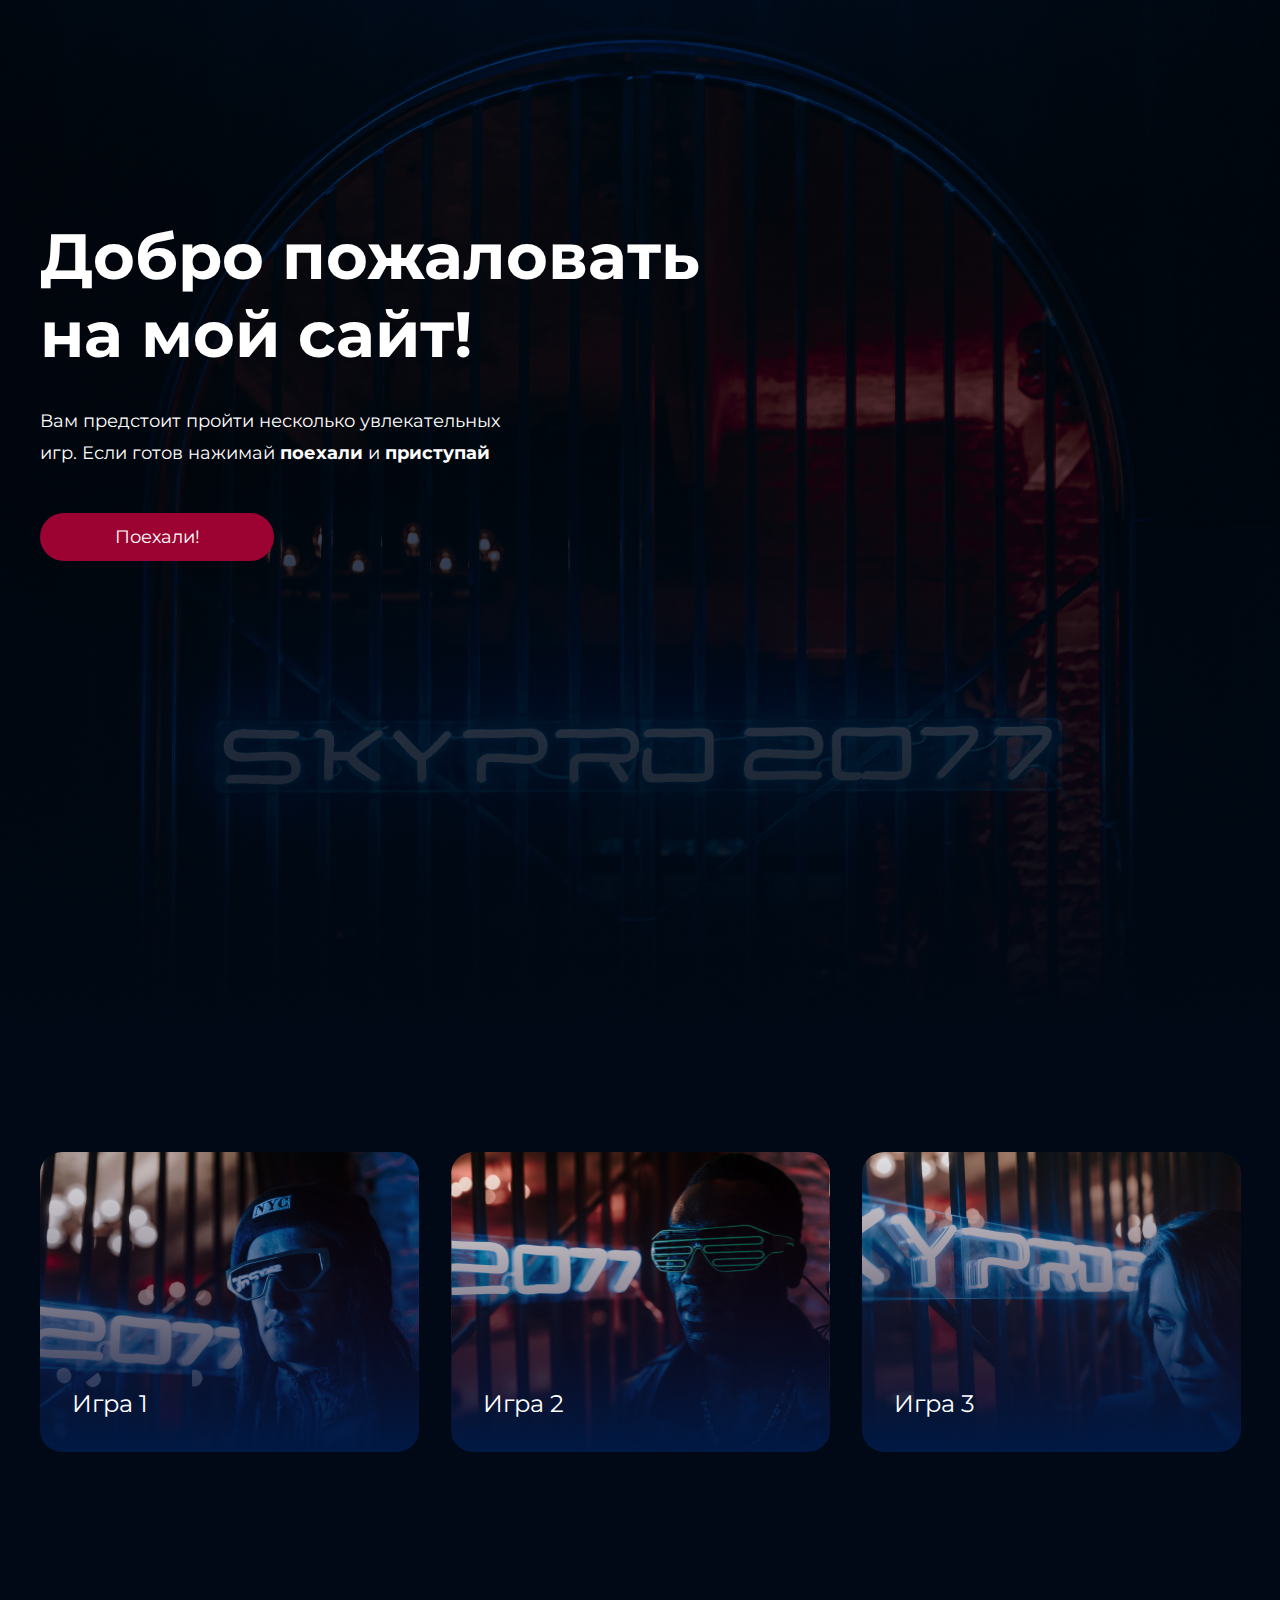
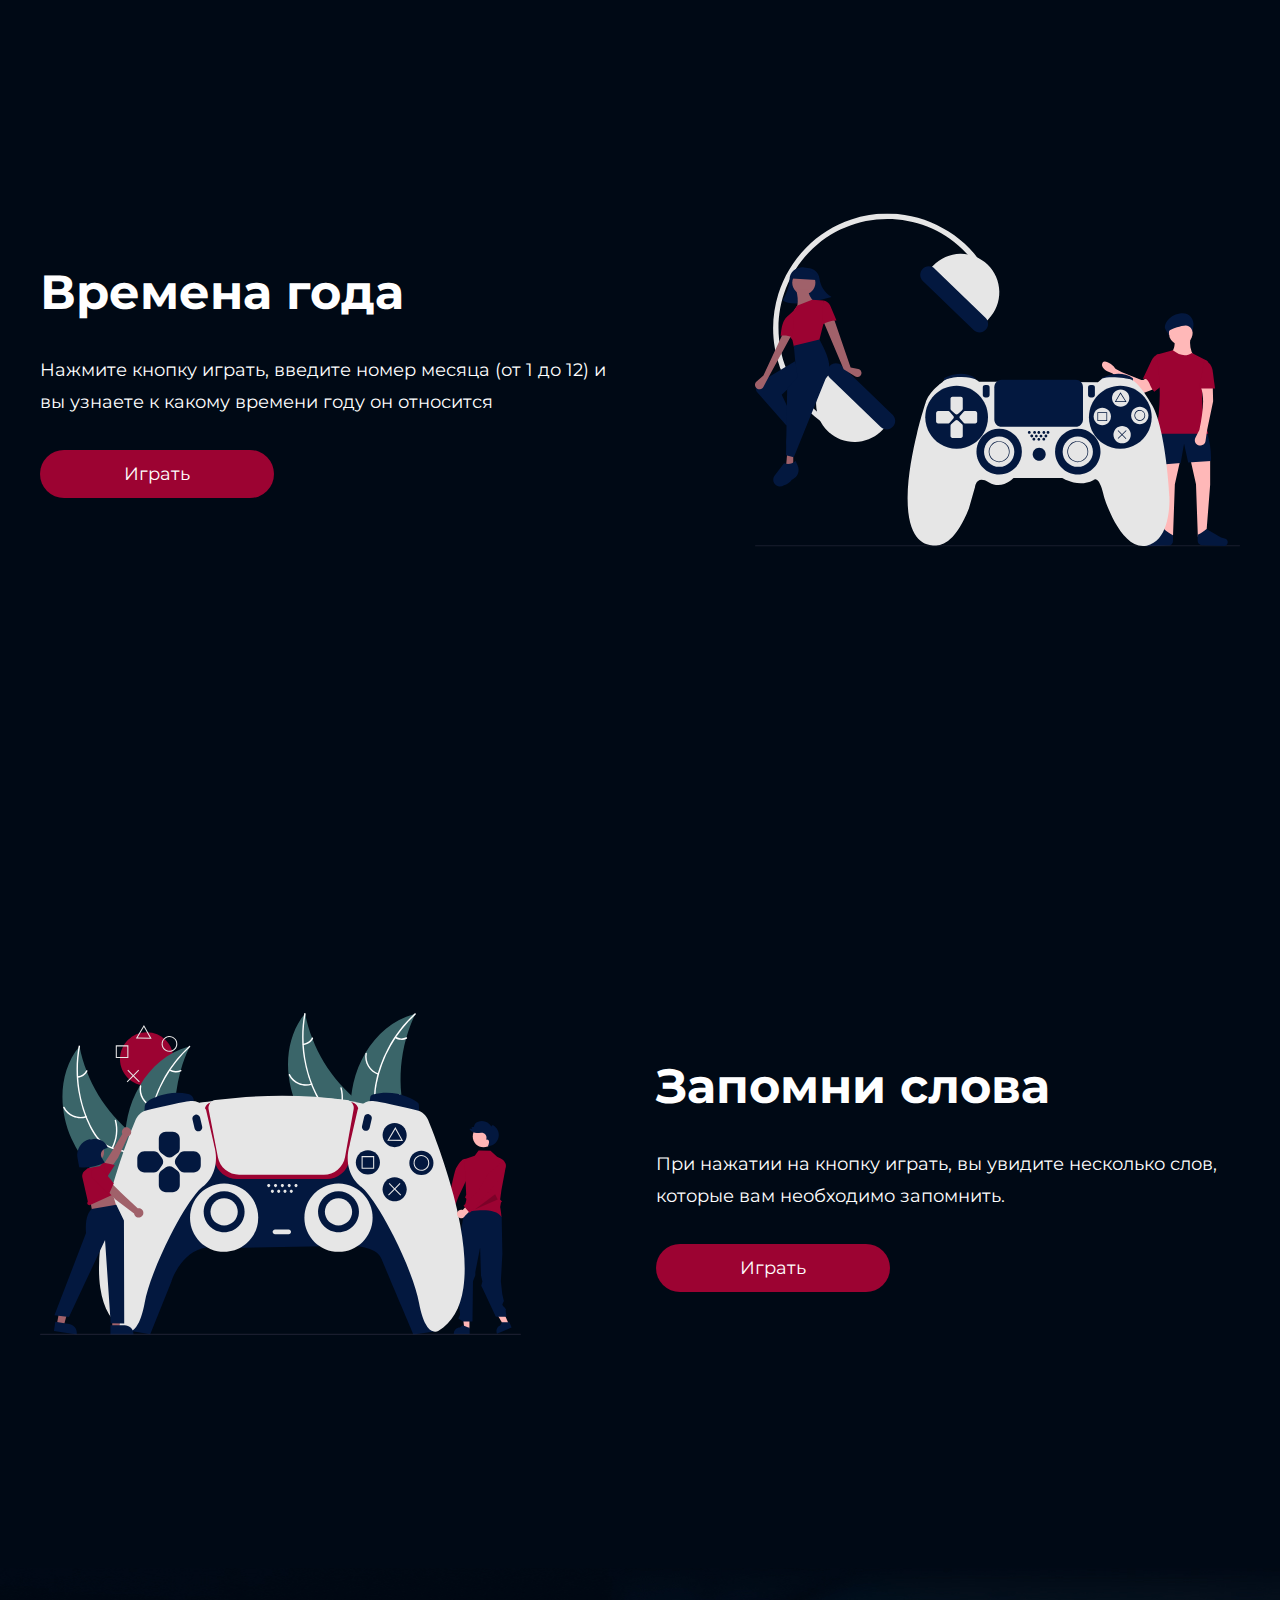
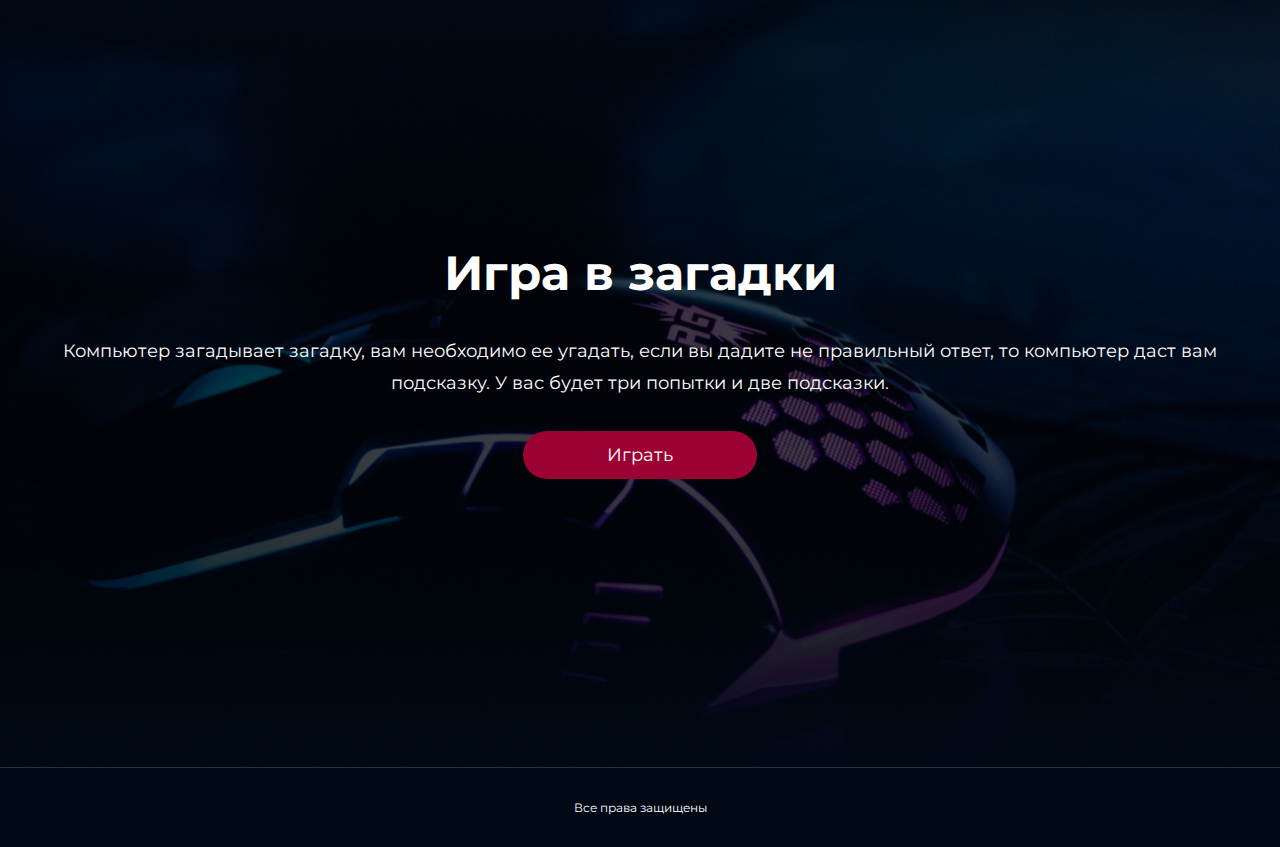
<file: index.html>
<!DOCTYPE html>
<html lang="ru">
<head>
    <meta charset="UTF-8">
    <meta http-equiv="X-UA-Compatible" content="IE=edge">
    <meta name="viewport" content="width=device-width, initial-scale=1.0">
    <title>Home page</title>
    <link rel="preconnect" href="https://fonts.googleapis.com">
    <link rel="preconnect" href="https://fonts.gstatic.com" crossorigin>
    <link href="https://fonts.googleapis.com/css2?family=Montserrat:wght@400;500;600&display=swap" rel="stylesheet">
    <link rel="stylesheet" href="./style/style.css">
</head>
<body> 
    <div class="top">
        <div class="top__content center">
            <h1 class="top__title">Добро пожаловать <br> на мой сайт!</h1>
            <p class="top__text">Вам предстоит пройти несколько увлекательных игр. Если готов нажимай
                <b>поехали</b> и <b>приступай</b>
            </p>
            <button type="button" class="top__button button">Поехали!</button>
        </div>
    </div>
    <div class="box center">
        <a href="#" class="box__game box__game1">Игра 1</a>
        <a href="#" class="box__game box__game2">Игра 2</a>
        <a href="#" class="box__game box__game3">Игра 3</a>
    </div>
    <div class="games center">
        <div class="games__block seasons">
            <div class="seasons__content">
                <h3 class="seasons__title">Времена года</h3>
                <p class="seasons__text">Нажмите кнопку играть, введите номер месяца (от 1 до 12) и вы узнаете к какому времени году он относится</p>
                <button onclick="FirstGame()" class="seasons__button button">Играть</button>
            </div>
            <img class="games__img" src="./img/hp/gameBox1.svg" alt="img_seasons">
        </div>
        <div class="games__block remember">
            <img class="games__img" src="./img/hp/gameBox2.svg" alt="img-remeber">
            <div class="remember__content">
                <h3 class="remember__title">Запомни слова</h3>
                <p class="remember__text">При нажатии на кнопку играть, вы увидите несколько слов, которые вам необходимо
                запомнить.</p>
                <button class="remember__button button">Играть</button>
            </div>
        </div>
    </div>
    <div class="riddle center">
        <div class="riddle__content ">
            <h3 class="riddle__title">Игра в загадки</h3>
            <p class="riddle__text">Компьютер загадывает загадку, вам необходимо ее угадать, если вы дадите не
                правильный ответ, то компьютер даст вам подсказку. У вас будет три попытки и две подсказки.</p>
            <button class="riddle__button button">Играть</button>
        </div>

    </div>
    <footer class="footer center">
        <p class="footer__text">Все права защищены</p>  
    </footer>
    <script src="./index.js">
    </script>
</body>
</html>
</file>
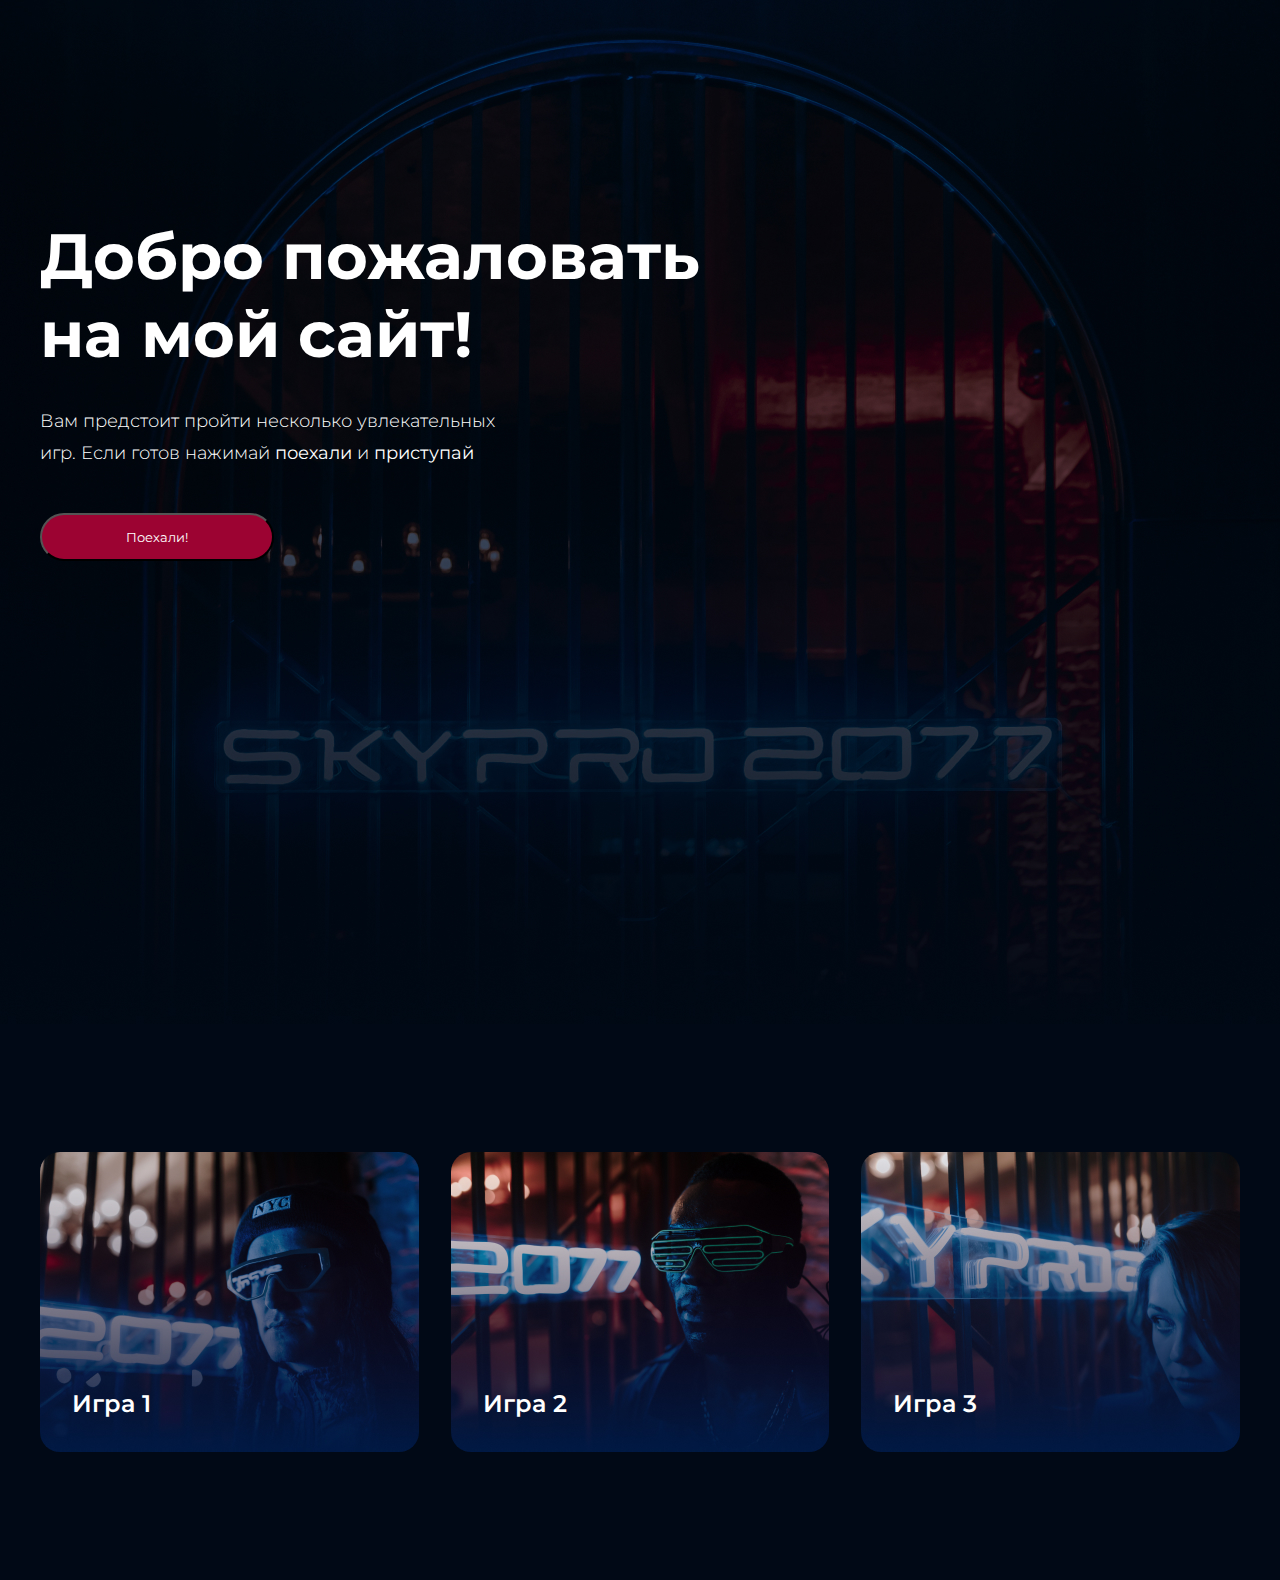
<file: hw-2.1/index.html>
<!DOCTYPE html>
<html lang="ru">
<head>
    <meta charset="UTF-8">
    <meta http-equiv="X-UA-Compatible" content="IE=edge">
    <meta name="viewport" content="width=device-width, initial-scale=1.0">
    <title>Home page</title>
    <link rel="preconnect" href="https://fonts.googleapis.com">
    <link rel="preconnect" href="https://fonts.gstatic.com" crossorigin>
    <link href="https://fonts.googleapis.com/css2?family=Montserrat:wght@400;500;600&display=swap" rel="stylesheet">
    <link rel="stylesheet" href="style.css">
</head>
<body> 
    <div class="top center">
            <h1 class="top__title">Добро пожаловать <br> на мой сайт!</h1>
            <p class="top__text">Вам предстоит пройти несколько увлекательных игр. Если готов нажимай <b>поехали</b> и <b>приступай</b></p>
            <button type="button" style="color: white;" class="top__btn">Поехали!</button>
    </div>
    <div class="box center">
        <a href="#" class="box__game box__game1">Игра 1</a>
        <a href="#" class="box__game box__game2">Игра 2</a>
        <a href="#" class="box__game box__game3">Игра 3</a>
    </div>
</body>
</html>
</file>
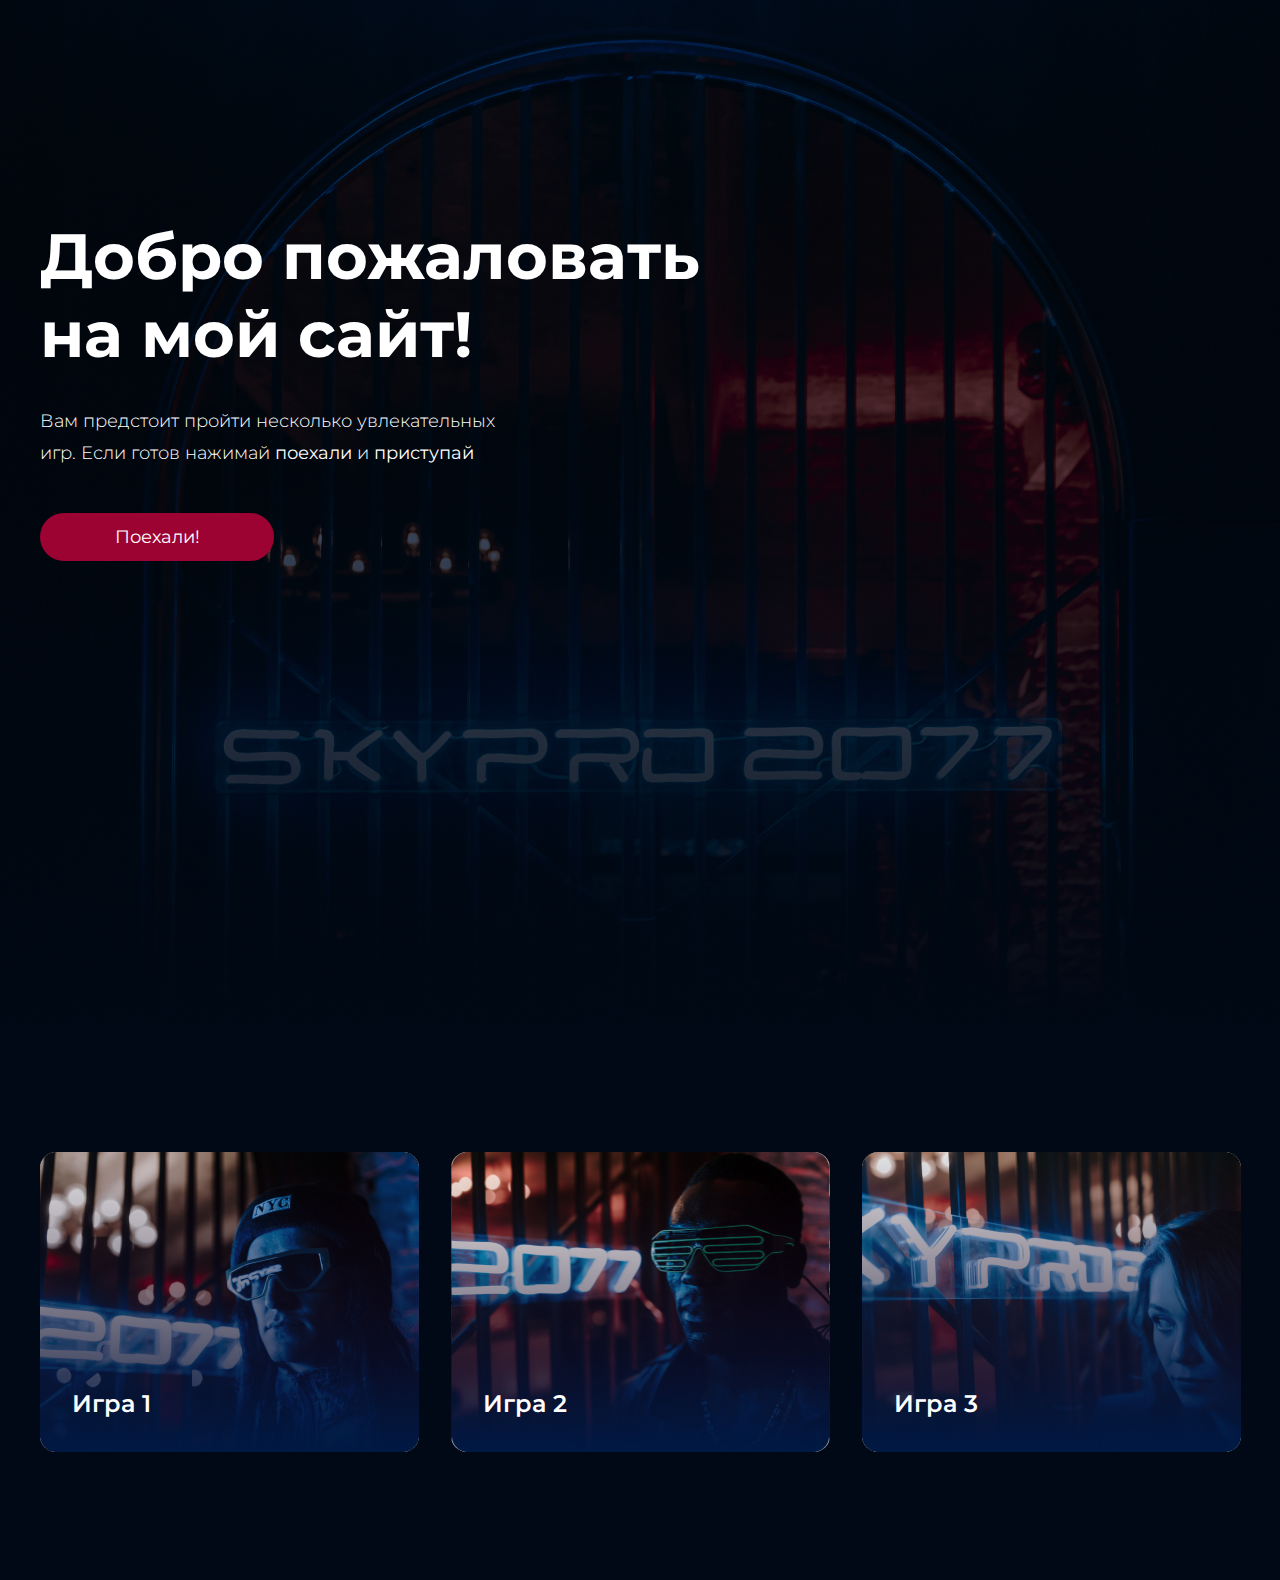
<file: hw-2.3/index.html>
<!DOCTYPE html>
<html lang="ru">
<head>
    <meta charset="UTF-8">
    <meta http-equiv="X-UA-Compatible" content="IE=edge">
    <meta name="viewport" content="width=device-width, initial-scale=1.0">
    <title>Home page</title>
    <link rel="preconnect" href="https://fonts.googleapis.com">
    <link rel="preconnect" href="https://fonts.gstatic.com" crossorigin>
    <link href="https://fonts.googleapis.com/css2?family=Montserrat:wght@400;500;600&display=swap" rel="stylesheet">
    <link rel="stylesheet" href="./style/style.css">
</head>
<body> 
    <div class="top">
        <div class="top__content center">
            <h1 class="top__title">Добро пожаловать <br> на мой сайт!</h1>
            <p class="top__text">Вам предстоит пройти несколько увлекательных игр. Если готов нажимай
                <b>поехали</b> и <b>приступай</b>
            </p>
            <button type="button" style="color: white;" class="top__button button">Поехали!</button>
        </div>
    </div>
    <div class="box center">
        <a href="#" class="box__game box__game1">Игра 1</a>
        <a href="#" class="box__game box__game2">Игра 2</a>
        <a href="#" class="box__game box__game3">Игра 3</a>
    </div>
</body>
</html>
</file>
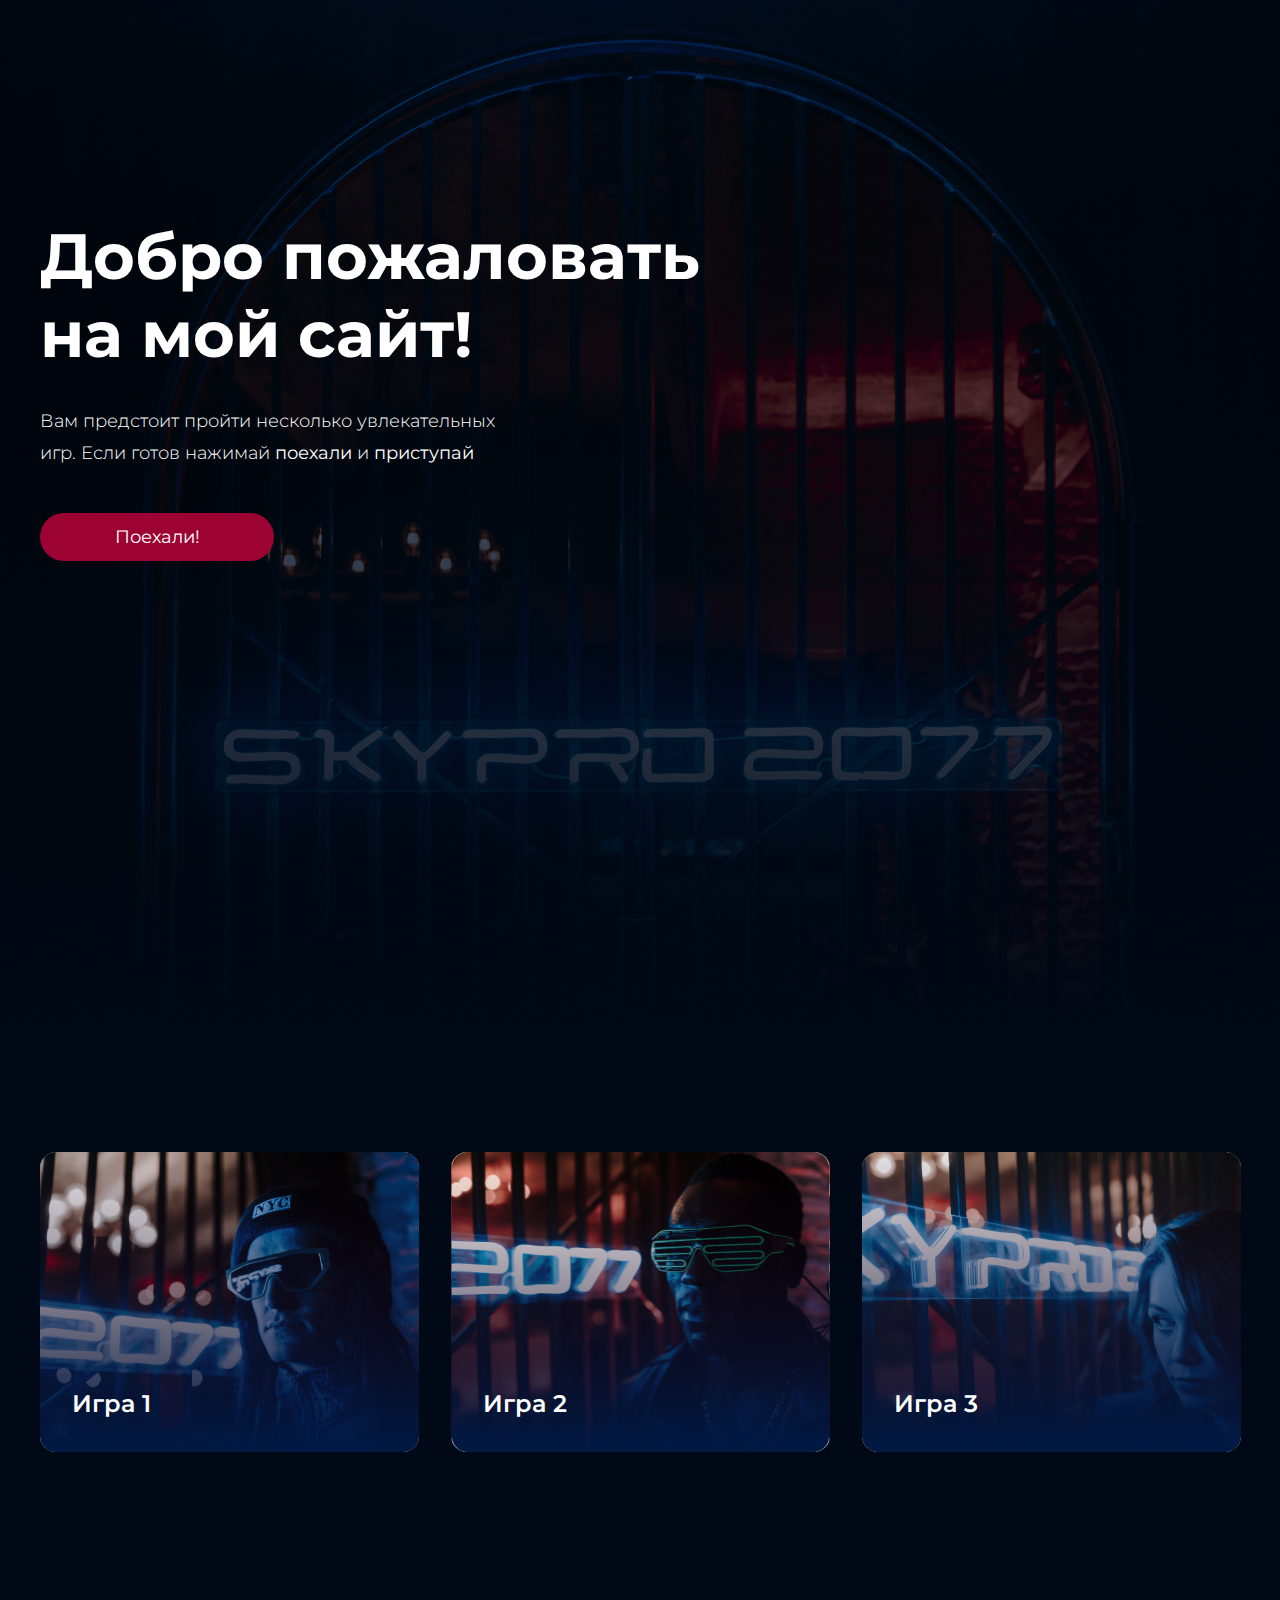
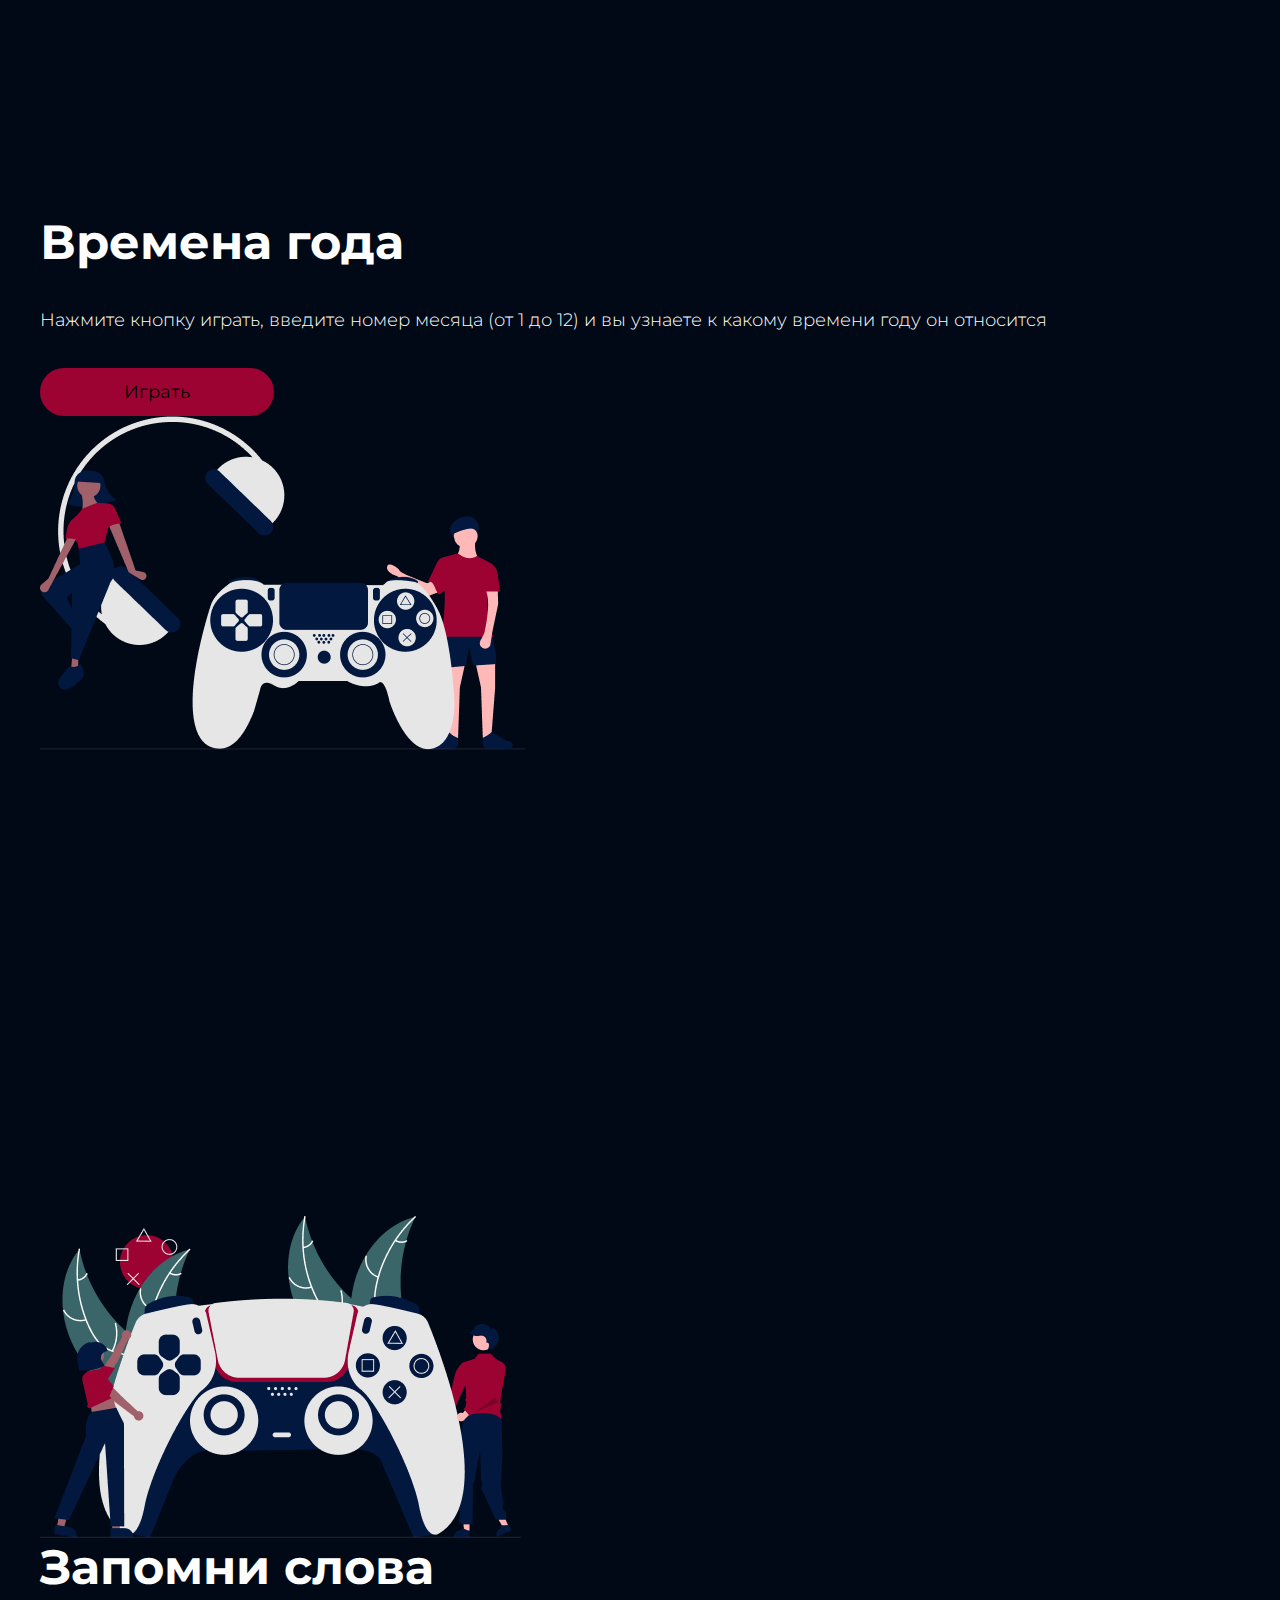
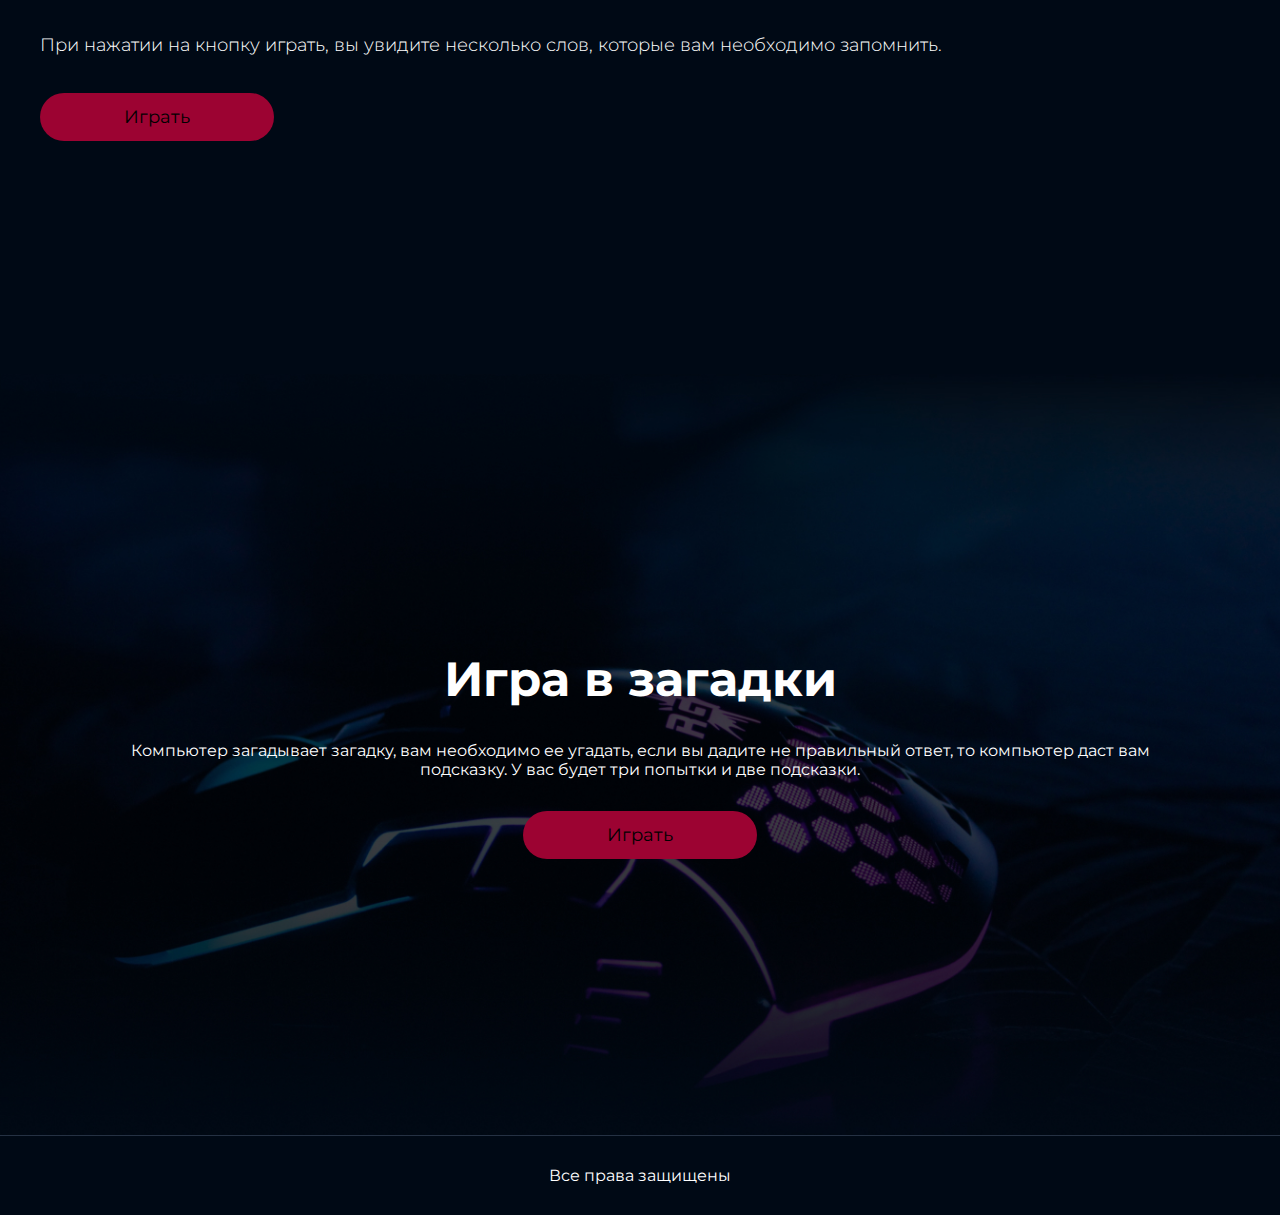
<file: hw-2.4/index.html>
<!DOCTYPE html>
<html lang="ru">
<head>
    <meta charset="UTF-8">
    <meta http-equiv="X-UA-Compatible" content="IE=edge">
    <meta name="viewport" content="width=device-width, initial-scale=1.0">
    <title>Home page</title>
    <link rel="preconnect" href="https://fonts.googleapis.com">
    <link rel="preconnect" href="https://fonts.gstatic.com" crossorigin>
    <link href="https://fonts.googleapis.com/css2?family=Montserrat:wght@400;500;600&display=swap" rel="stylesheet">
    <link rel="stylesheet" href="./style/style.css">
</head>
<body> 
    <div class="top">
        <div class="top__content center">
            <h1 class="top__title">Добро пожаловать <br> на мой сайт!</h1>
            <p class="top__text">Вам предстоит пройти несколько увлекательных игр. Если готов нажимай
                <b>поехали</b> и <b>приступай</b>
            </p>
            <button type="button" style="color: white;" class="top__button button">Поехали!</button>
        </div>
    </div>
    <div class="box center">
        <a href="#" class="box__game box__game1">Игра 1</a>
        <a href="#" class="box__game box__game2">Игра 2</a>
        <a href="#" class="box__game box__game3">Игра 3</a>
    </div>
    <div class="games center">
        <div class="games__block seasons">
            <div class="games__content">
                <h3 class="games__title">Времена года</h3>
                <p class="games__text">Нажмите кнопку играть, введите номер месяца (от 1 до 12) и вы узнаете к какому времени году он относится</p>
                <button class="games__button button">Играть</button>
            </div>
            <img src="./img/hp/gameBox1.png" alt="img_seasons">
        </div>
        <div class="games__block remember">
            <img src="./img/hp/gameBox2.png" alt="img-remeber">
            <div class="games__content">
                <h3 class="games__title">Запомни слова</h3>
                <p class="games__text">При нажатии на кнопку играть, вы увидите несколько слов, которые вам необходимо
                запомнить.</p>
                <button class="games__button button">Играть</button>
            </div>
        </div>
    </div>
        <div class="games__block games__riddle">
            <div class="games__content games__riddle_center">
                <h3 class="games__title">Игра в загадки</h3>
                <p class="games__text_center">Компьютер загадывает загадку, вам необходимо ее угадать, если вы дадите не
                    правильный ответ, то компьютер даст вам <br> подсказку. У вас будет три попытки и две подсказки.</p>
                <button class="games__button button">Играть</button>
            </div>
        </div>
    
    <footer class="footer">
        Все права защищены
    </footer>
</body>
</html>
</file>
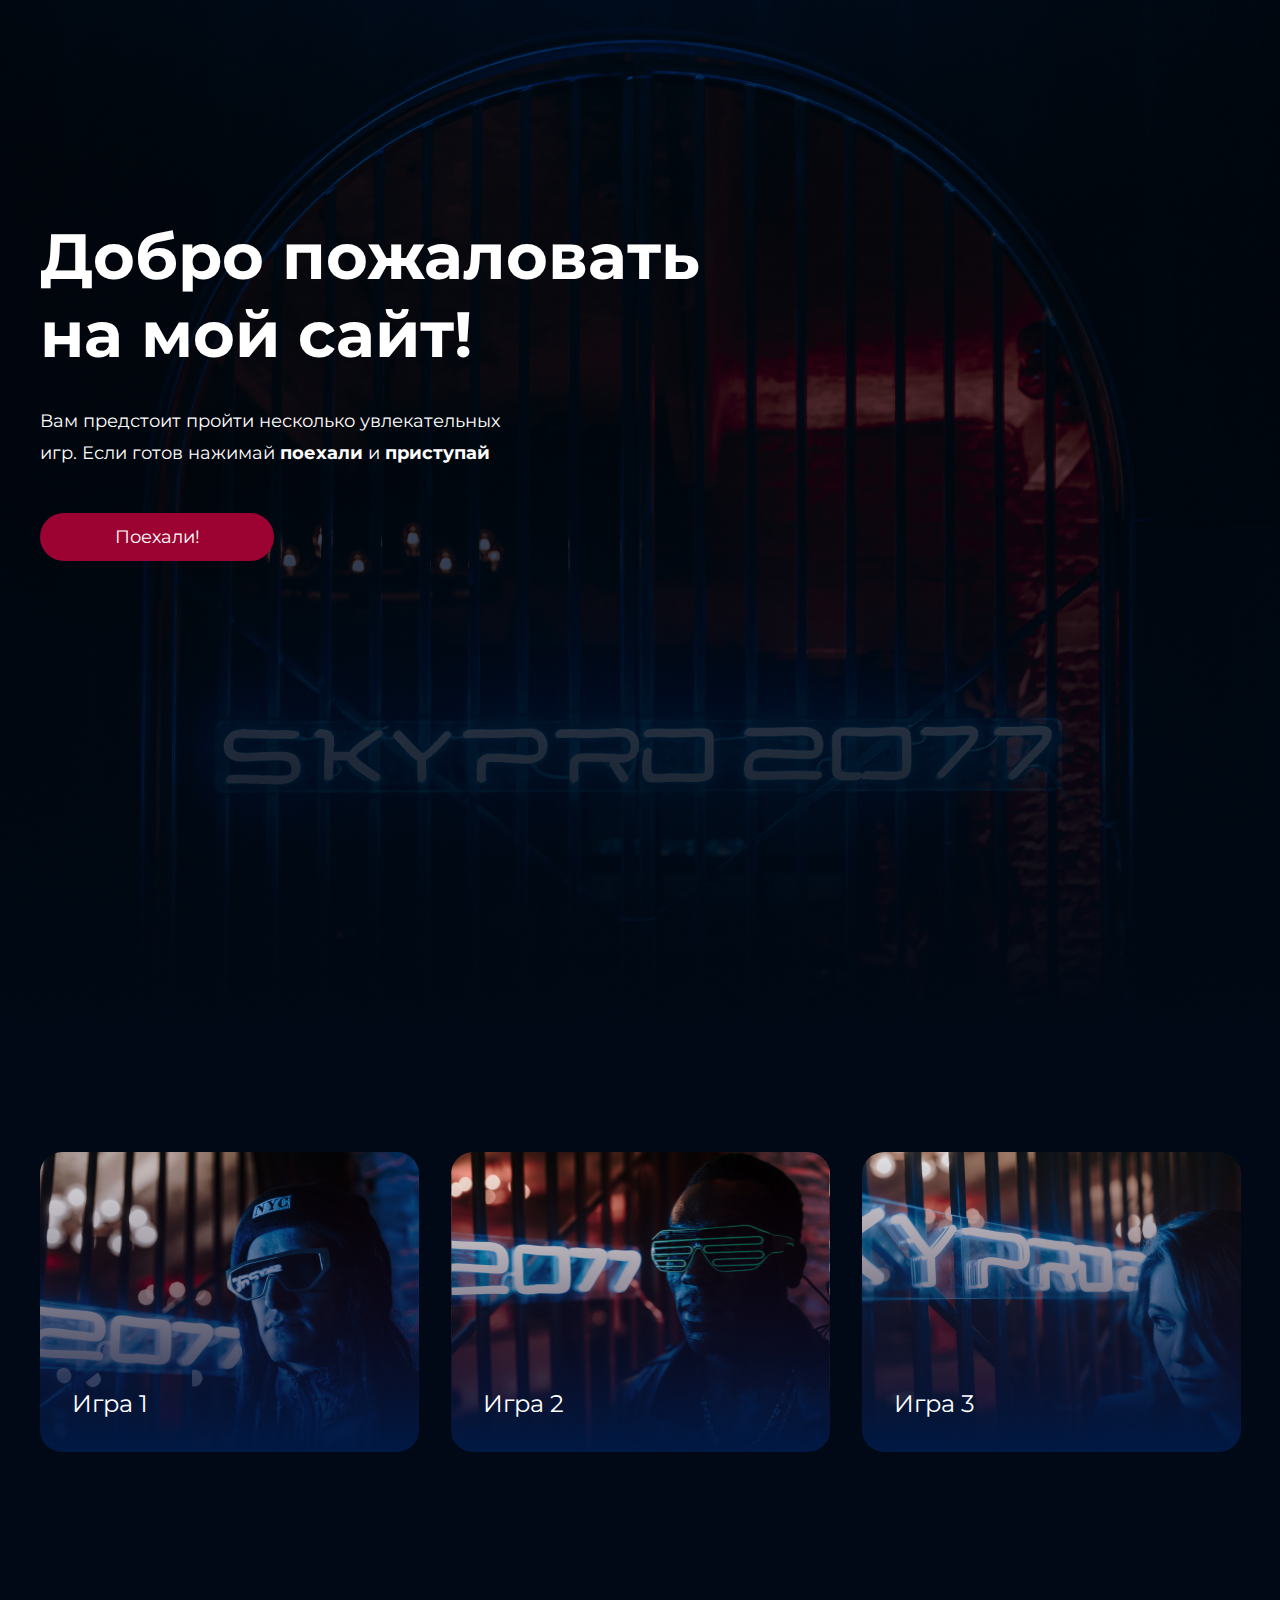
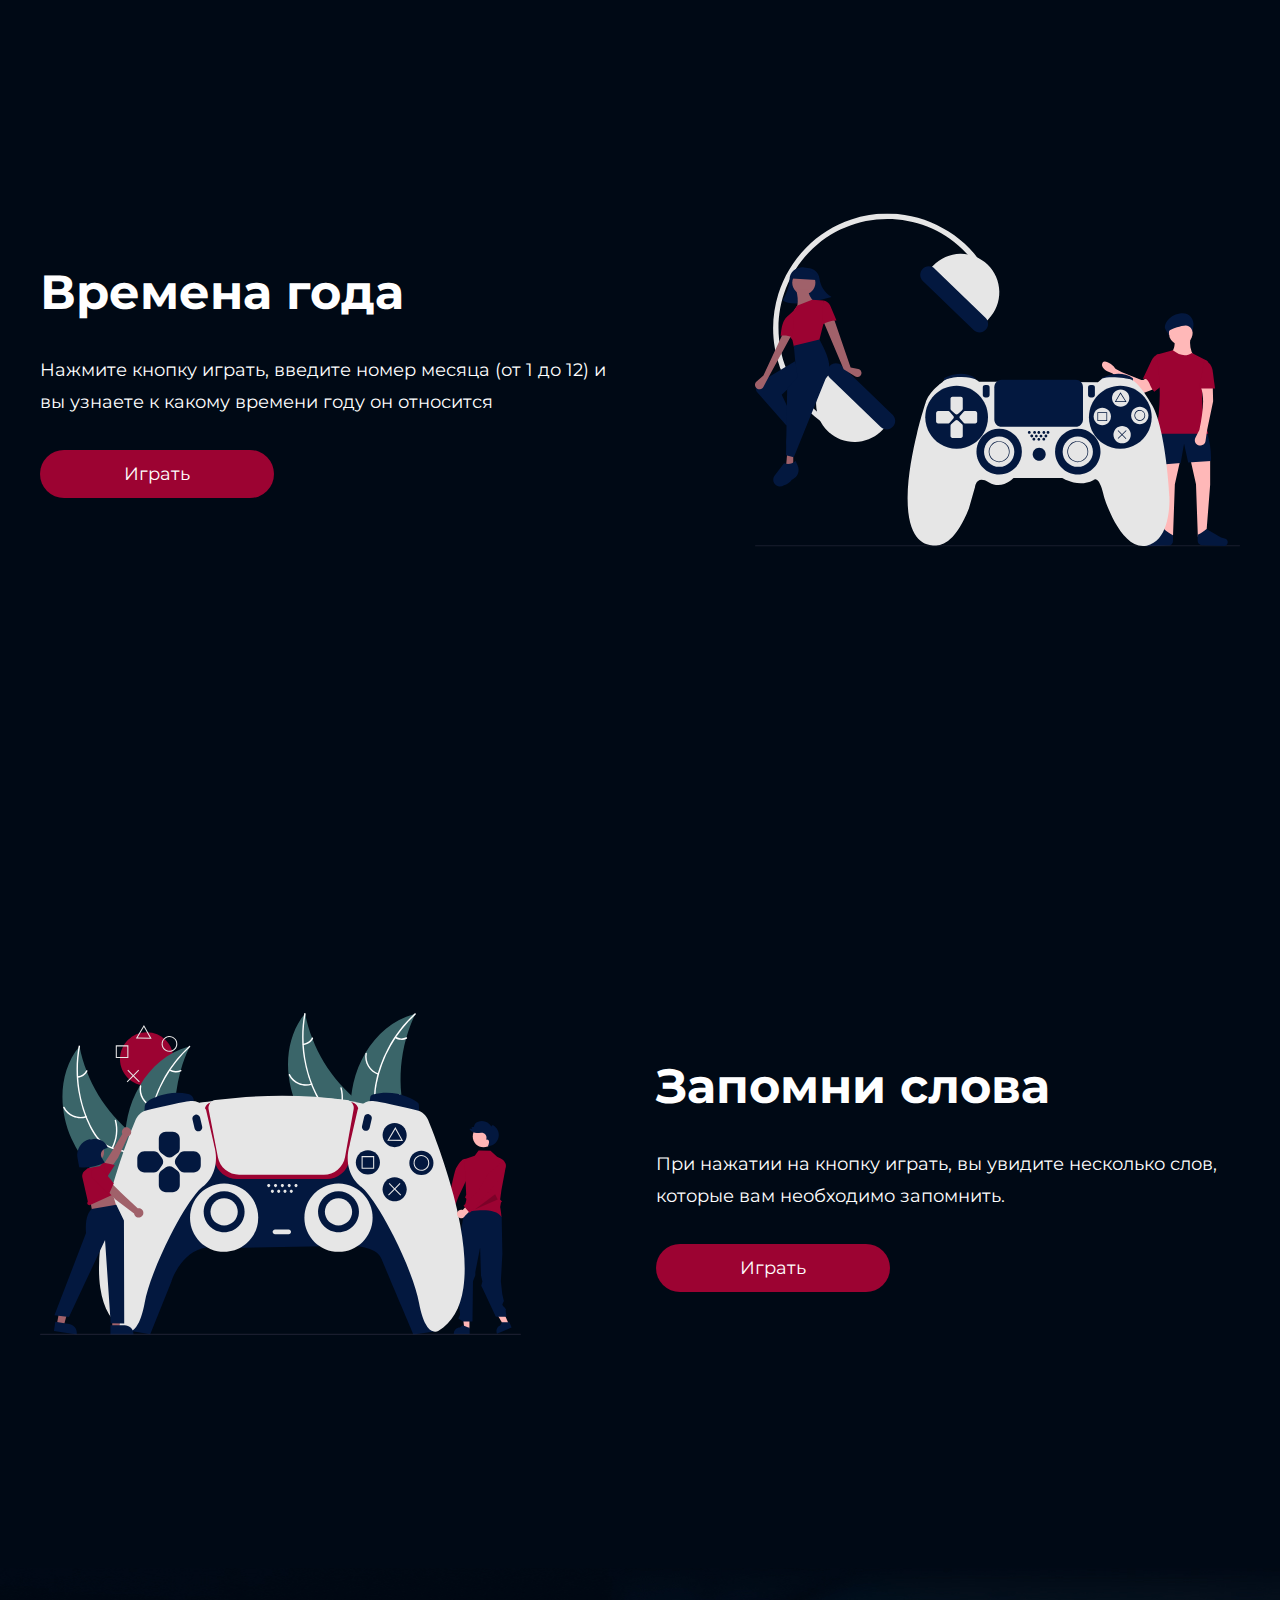
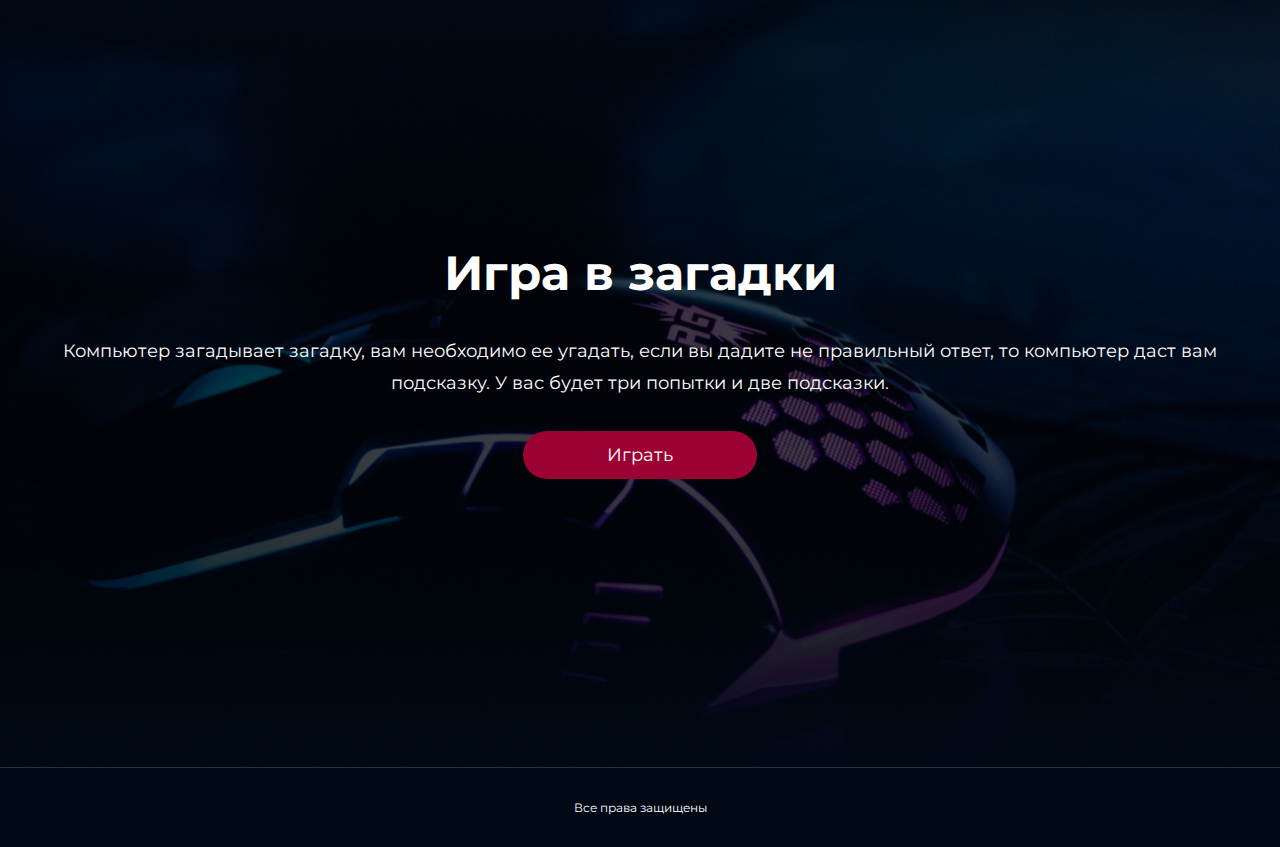
<file: сайт с играми/index.html>
<!DOCTYPE html>
<html lang="ru">
<head>
    <meta charset="UTF-8">
    <meta http-equiv="X-UA-Compatible" content="IE=edge">
    <meta name="viewport" content="width=device-width, initial-scale=1.0">
    <title>Home page</title>
    <link rel="preconnect" href="https://fonts.googleapis.com">
    <link rel="preconnect" href="https://fonts.gstatic.com" crossorigin>
    <link href="https://fonts.googleapis.com/css2?family=Montserrat:wght@400;500;600&display=swap" rel="stylesheet">
    <link rel="stylesheet" href="./style/style.css">
</head>
<body> 
    <div class="top">
        <div class="top__content center">
            <h1 class="top__title">Добро пожаловать <br> на мой сайт!</h1>
            <p class="top__text">Вам предстоит пройти несколько увлекательных игр. Если готов нажимай
                <b>поехали</b> и <b>приступай</b>
            </p>
            <button type="button" class="top__button button">Поехали!</button>
        </div>
    </div>
    <div class="box center">
        <a href="#" onclick="SeasonsGame()" class="box__game box__game1">Игра 1</a>
        <a href="#" onclick="rmbWord()" class="box__game box__game2">Игра 2</a>
        <a href="#" class="box__game box__game3">Игра 3</a>
    </div>
    <div class="games center">
        <div class="games__block seasons">
            <div class="seasons__content">
                <h3 class="seasons__title">Времена года</h3>
                <p class="seasons__text">Нажмите кнопку играть, введите номер месяца (от 1 до 12) и вы узнаете к какому времени году он относится</p>
                <button onclick="SeasonsGame()" class="seasons__button button">Играть</button>
            </div>
            <img class="games__img" src="./img/hp/gameBox1.svg" alt="img_seasons">
        </div>
        <div class="games__block remember">
            <img class="games__img" src="./img/hp/gameBox2.svg" alt="img-remeber">
            <div class="remember__content">
                <h3 class="remember__title">Запомни слова</h3>
                <p class="remember__text">При нажатии на кнопку играть, вы увидите несколько слов, которые вам необходимо
                запомнить.</p>
                <button onclick="rmbWord()" class="remember__button button">Играть</button>
            </div>
        </div>
    </div>
    <div class="riddle center">
        <div class="riddle__content ">
            <h3 class="riddle__title">Игра в загадки</h3>
            <p class="riddle__text">Компьютер загадывает загадку, вам необходимо ее угадать, если вы дадите не
                правильный ответ, то компьютер даст вам подсказку. У вас будет три попытки и две подсказки.</p>
            <button class="riddle__button button">Играть</button>
        </div>

    </div>
    <footer class="footer center">
        <p class="footer__text">Все права защищены</p>  
    </footer>
    <script src="./seasons.js">
    </script>
    <script src="./remember.js">
    </script>
</body>
</html>
</file>
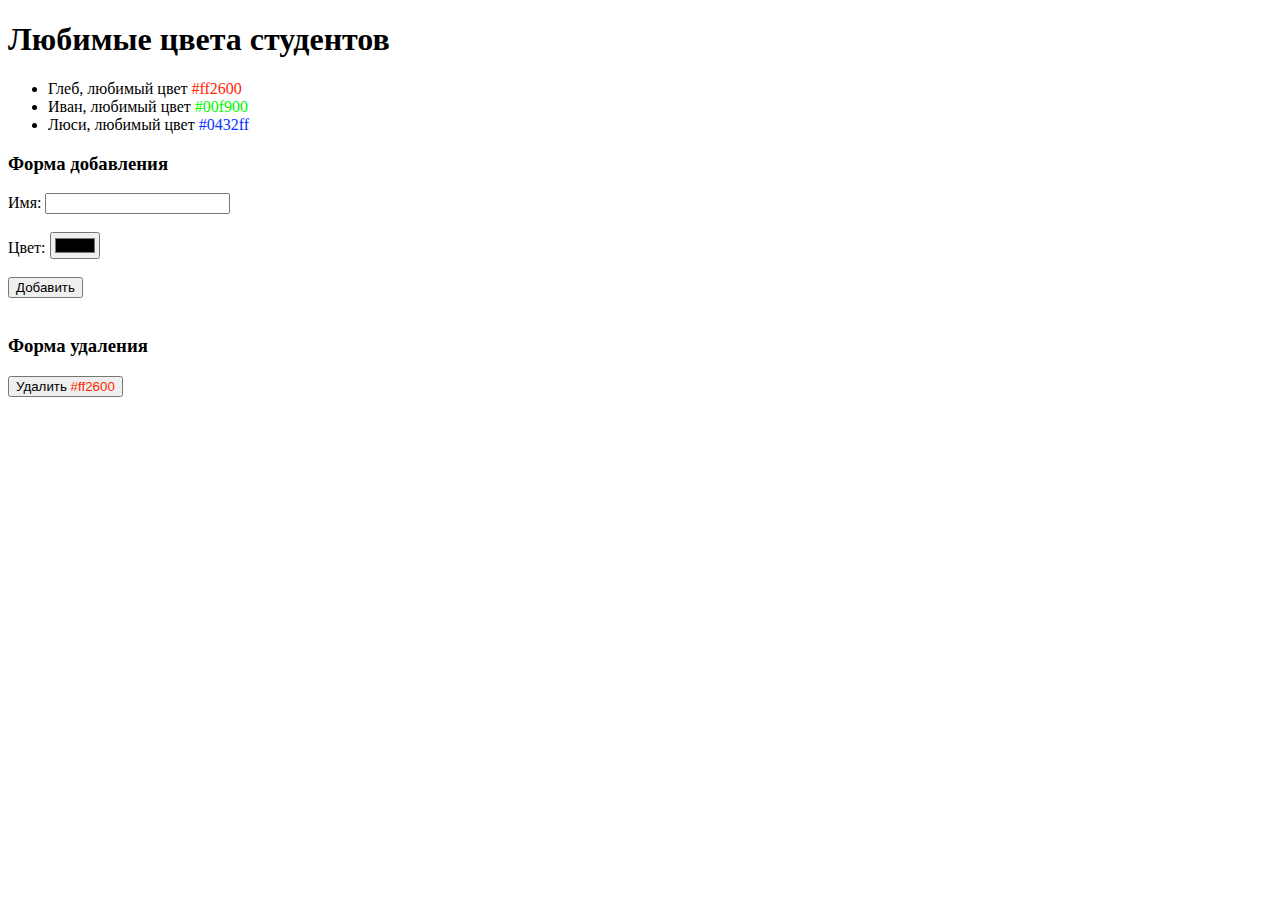
<file: hw-2.9/hw-2.9.html>
<!DOCTYPE html>
<html lang="en">
    <head>
        <meta charset="utf-8" />
        <title>Урок "Управление html содержимым из js"</title>
    </head>
      
    <body>
        <h1>Любимые цвета студентов</h1>
        <ul id="list">
            <li>Глеб, любимый цвет <span style="color: #ff2600;"> #ff2600</span></li>
            <li>Иван, любимый цвет <span style="color: #00f900;"> #00f900</span></li>
            <li>Люси, любимый цвет <span style="color: #0432ff;"> #0432ff</span></li>
        </ul>
      
        <div>
        <h3>Форма добавления</h3>
            Имя:
            <input type="text" />
            <br /><br />
            Цвет:
            <input type="color" />
            <br /><br />
            <button id="add-button">Добавить</button>
        </div>
          <br />
        <div>
        <h3>Форма удаления</h3>
        <button>Удалить <span style="color: #ff2600;">#ff2600</span></button>
        </div>
    </body>
    <script>
        const buttonElement = document.getElementById("add-button");
      
        buttonElement.addEventListener("click", () => {
        alert("Меня нажали");
        });
    </script>
</html>
</file>
<file: style/style.css>
* {
  margin: 0;
  padding: 0;
  box-sizing: border-box;
}

a {
  text-decoration: none;
}

body {
  font-family: "Montserrat", sans-serif;
  color: #FFFFFF;
  background: #000915;
}

.center {
  padding-left: calc(50% - 600px);
  padding-right: calc(50% - 600px);
}

.top {
  height: 1024px;
  background-image: url(../img/hp/top.jpg);
  background-repeat: no-repeat;
  background-position: center;
  background-size: cover;
  padding-top: 217px;
}

.top__title {
  font-style: normal;
  font-size: 64px;
  line-height: 78px;
  margin-bottom: 32px;
  color: #FFFFFF;
}

.top__text {
  width: 481px;
  font-size: 18px;
  line-height: 32px;
  color: #FFFFFF;
  margin-bottom: 44px;
}

.button {
  width: 234px;
  height: 48px;
  background: #9C0332;
  border-radius: 30px;
  border: none;
  font-size: 18px;
  line-height: 22px;
  align-items: center;
  font-family: "Montserrat", sans-serif;
  transition: all 0.3s;
  color: #FFFFFF;
}

.button:hover {
  background: #EB443F;
}

.box {
  display: flex;
  padding: 128px 0;
  align-content: center;
  justify-content: center;
  flex-wrap: wrap;
  gap: 32px;
}

.box__game {
  display: flex;
  align-items: flex-end;
  padding: 32px;
  border-radius: 22px;
  width: 379px;
  height: 300px;
  font-size: 24px;
  line-height: 32px;
  color: #FFFFFF;
}

.box__game:hover {
  border: 4px solid #44D2FF;
}

.box__game1 {
  background-image: url(../img/hp/game1.jpg);
  background-position: center;
}

.box__game2 {
  background-image: url(../img/hp/game2.jpg);
  background-position: center;
}

.box__game3 {
  background-image: url(../img/hp/game3.jpg);
  background-position: center;
}

.seasons {
  padding-top: 233px;
  padding-bottom: 233px;
  display: flex;
  flex-wrap: wrap;
  justify-content: space-between;
  align-items: center;
}
.seasons__content {
  display: flex;
  flex-direction: column;
  gap: 32px;
}
.seasons__title {
  font-size: 48px;
  line-height: 59px;
  color: #FFFFFF;
}
.seasons__text {
  width: 584px;
  font-size: 18px;
  line-height: 32px;
  color: #FFFFFF;
}

.remember {
  padding-top: 233px;
  padding-bottom: 233px;
  display: flex;
  flex-wrap: wrap;
  justify-content: space-between;
  align-items: center;
}
.remember__content {
  display: flex;
  flex-direction: column;
  gap: 32px;
}
.remember__title {
  font-size: 48px;
  line-height: 59px;
  color: #FFFFFF;
}
.remember__text {
  width: 584px;
  font-size: 18px;
  line-height: 32px;
  color: #FFFFFF;
}

.riddle {
  background-image: url(../img/hp/bgGame3.jpg);
  background-size: cover;
  background-repeat: no-repeat;
  background-position: center;
  padding-top: 276px;
  padding-bottom: 288px;
}
.riddle__content {
  display: flex;
  gap: 32px;
  align-items: center;
  flex-direction: column;
  color: #FFFFFF;
}
.riddle__title {
  font-size: 48px;
  line-height: 59px;
}
.riddle__text {
  font-size: 18px;
  line-height: 32px;
  display: flex;
  align-items: center;
  text-align: center;
}

.footer {
  border-top: 1px solid rgba(184, 212, 255, 0.2);
  display: flex;
  height: 80px;
  align-items: center;
  justify-content: center;
}
.footer__text {
  font-size: 12px;
  line-height: 15px;
}

@media (max-width: 767px) {
  .center {
    padding-left: 16px;
    padding-right: 16px;
  }
  .top {
    height: 735px;
    padding-top: 238px;
    background-image: url(../img/hp/topM.jpg);
  }
  .top__content {
    display: flex;
    flex-direction: column;
    align-items: center;
  }
  .top__title {
    font-size: 32px;
    line-height: 39px;
    text-align: center;
  }
  .top__text {
    width: 343px;
    font-size: 14px;
    line-height: 22px;
    text-align: center;
    margin-bottom: 32px;
  }
  .games__img {
    width: 344px;
    height: 236px;
  }
  .seasons {
    padding-top: 51px;
    padding-bottom: 85px;
  }
  .seasons__content {
    display: flex;
    align-items: center;
    padding-bottom: 64px;
  }
  .seasons__title {
    font-size: 32px;
    line-height: 39px;
  }
  .seasons__text {
    width: 343px;
    text-align: center;
    font-size: 14px;
    line-height: 22px;
  }
  .remember {
    display: flex;
    flex-direction: column-reverse;
    padding-top: 51px;
    padding-bottom: 90px;
  }
  .remember__content {
    display: flex;
    align-items: center;
    padding-bottom: 64px;
  }
  .remember__title {
    font-size: 32px;
    line-height: 39px;
  }
  .remember__text {
    width: 343px;
    text-align: center;
    font-size: 14px;
    line-height: 22px;
  }
  .riddle {
    background-size: 806px 515px;
    background-position: -160px;
    padding-top: 51px;
    padding-bottom: 487px;
  }
  .riddle__title {
    font-size: 32px;
    line-height: 39px;
  }
  .riddle__text {
    font-size: 14px;
    line-height: 22px;
  }
}/*# sourceMappingURL=style.css.map */
</file>
<file: hw-2.1/style.css>
*   {
    margin: 0;
    padding: 0;
    box-sizing: border-box;
    font-family: 'Montserrat', sans-serif;
}

.center  {
    padding-left: calc(50% - 600px);
    padding-right: calc(50% - 600px);
}

.top {
    height: 1024px;
    background-image: url(img/hp/top.jpg);
    background-repeat: no-repeat;
    background-position: center;
    background-size: cover;
}

.top__title {
    width: 789px;
    font-style: normal;
    font-weight: 700;
    font-size: 64px;
    line-height: 78px;
    color: #FFFFFF;
    padding-top: 217px;
}

.top__text {
    width: 481px;
    font-style: normal;
    font-weight: 300;
    font-size: 18px;
    line-height: 32px;
    color: #FFFFFF;
    margin-top: 32px;
}

.top__btn {
    font-family: inherit;
    width: 234px;
    height: 48px;
    left: 120px;
    top: 482px;
    background: #9C0332;
    border-radius: 30px;
    margin-top: 44px;
}

.box {
    height: 556px;
    background-image: url(img/hp/box.jpg);
    background-repeat: no-repeat;
    background-position: center;
    background-size: cover;
    display: flex;
    gap: 32px;
    align-items: center;
}

.box__game {
    font-style: normal;
    font-weight: 600;
    font-size: 24px;
    line-height: 32px;
    align-items: center;
    color: #FFFFFF;
    width: 379px;
    height: 300px;
    background: linear-gradient(180deg, rgba(39, 1, 15, 0) 0%, #001944 100%);
    border-radius: 20px;
    display: flex;
    padding: 32px;
    text-decoration-line: none;
    align-items: flex-end;
}

.box__game1 {
    background-image: url(img/hp/game1.jpg);
}

.box__game2 {
    background-image: url(img/hp/game2.jpg);
}

.box__game3 {
    background-image: url(img/hp/game3.jpg);
}
</file>
<file: hw-2.3/style/style.css>
* {
  margin: 0;
  padding: 0;
  box-sizing: border-box;
}

a {
  text-decoration: none;
}

body {
  font-family: "Montserrat", sans-serif; 
  color: #FFFFFF;
}

.center {
  padding-left: calc(50% - 600px);
  padding-right: calc(50% - 600px);
}

.top {
  height: 1024px;
  background-image: url(../img/hp/top.jpg);
  background-repeat: no-repeat;
  background-position: center;
  background-size: cover;
  padding-top: 217px;
}
.top__title {
  width: 789px;
  font-style: normal;
  font-weight: 700;
  font-size: 64px;
  line-height: 78px;
  margin-bottom: 32px;
  color: #FFFFFF;
}
.top__text {
  width: 481px;
  font-weight: 300;
  font-size: 18px;
  line-height: 32px;
  color: #FFFFFF;
  margin-bottom: 44px;
}

.button {
  width: 234px;
  height: 48px;
  background: #9C0332;
  border-radius: 30px;
  border: none;
  font-weight: 400;
  font-size: 18px;
  line-height: 22px;
  align-items: center;
  font-family: "Montserrat", sans-serif;
  transition: all 0.3s;
}
.button:hover {
  background: #EB443F;
}

.box {
  display: flex;
  padding: 128px 0;
  align-content: center;
  justify-content: center;
  flex-wrap: wrap;
  gap: 32px;
  background: #000915;
}
.box__game {
  display: flex;
  align-items: flex-end;
  padding: 32px;
  border-radius: 16px;
  width: 379px;
  height: 300px;
  font-weight: 600;
  font-size: 24px;
  line-height: 32px;
  color: #FFFFFF;
  transition: all 0.5s;
}
.box__game:hover {
  border: 4px solid #7136fa;
  border-radius: 20px;
}

.box__game1 {
  background-image: url(../img/hp/game1.jpg);
  background-position: center;
}

.box__game2 {
  background-image: url(../img/hp/game2.jpg);
  background-position: center;
}

.box__game3 {
  background-image: url(../img/hp/game3.jpg);
  background-position: center;
}

@media (max-width: 1279px) {
  .center {
    padding-left: 100px;
    padding-right: 100px;
  }
  .top {
    background-position: center;
  }
}
@media (max-width: 767px) {
  .center {
    padding-left: 16px;
    padding-right: 16px;
  }
  .top {
    height: 735px;
    padding-top: 238px;
    background-image: url(../img/hp/topM.jpg);
  }
  .top__content {
    display: flex;
    flex-direction: column;
    align-items: center;
  }
  .top__title {
    font-weight: 700;
    font-size: 32px;
    line-height: 39px;
    text-align: center;
  }
  .top__text {
    width: 343px;
    font-weight: 300;
    font-size: 14px;
    line-height: 22px;
    text-align: center;
    margin-bottom: 32px;
  }
}/*# sourceMappingURL=style.css.map */
</file>
<file: hw-2.4/style/style.css>
* {
  margin: 0;
  padding: 0;
  box-sizing: border-box;
}

a {
  text-decoration: none;
}

body {
  font-family: "Montserrat", sans-serif; 
  color: #FFFFFF;
}

.center {
  padding-left: calc(50% - 600px);
  padding-right: calc(50% - 600px);
}

.top {
  height: 1024px;
  background-image: url(../img/hp/top.jpg);
  background-repeat: no-repeat;
  background-position: center;
  background-size: cover;
  padding-top: 217px;
}

.top__title {
  width: 789px;
  font-style: normal;
  font-weight: 700;
  font-size: 64px;
  line-height: 78px;
  margin-bottom: 32px;
  color: #FFFFFF;
}

.top__text {
  width: 481px;
  font-weight: 300;
  font-size: 18px;
  line-height: 32px;
  color: #FFFFFF;
  margin-bottom: 44px;
}

.button {
  width: 234px;
  height: 48px;
  background: #9C0332;
  border-radius: 30px;
  border: none;
  font-weight: 400;
  font-size: 18px;
  line-height: 22px;
  align-items: center;
  font-family: "Montserrat", sans-serif;
  transition: all 0.3s;
}

.button:hover {
  background: #EB443F;
}

.box {
  display: flex;
  padding: 128px 0;
  align-content: center;
  justify-content: center;
  flex-wrap: wrap;
  gap: 32px;
  background: #000915;
}

.box__game {
  display: flex;
  align-items: flex-end;
  padding: 32px;
  border-radius: 16px;
  width: 379px;
  height: 300px;
  font-weight: 600;
  font-size: 24px;
  line-height: 32px;
  color: #FFFFFF;
  transition: all 0.5s;
}

.box__game:hover {
  border: 4px solid #7136fa;
  border-radius: 20px;
}

.box__game1 {
  background-image: url(../img/hp/game1.jpg);
  background-position: center;
}

.box__game2 {
  background-image: url(../img/hp/game2.jpg);
  background-position: center;
}

.box__game3 {
  background-image: url(../img/hp/game3.jpg);
  background-position: center;
}

.games {
  background: #000915;
}

.games__block {
  display: flex;
  flex-wrap: wrap;
  justify-content: space-between;
  align-items: center;
  padding: 233px 0;
  -moz-column-gap: 135px;
       column-gap: 135px;
}

.games__content {
  display: flex;
  flex-wrap: wrap;
  flex-direction: column;
  gap: 32px;
}

.games__title {
  font-size: 48px;
  line-height: 59px;
}

.games__text {
  font-weight: 300;
  font-size: 18px;
  line-height: 32px;
}

.games__text_center {
  text-align: center;
  padding: 0 118px;
}

.games__riddle {
  background-image: url(../img/hp/bgGame3.jpg);
  background-size: cover;
  background-position: center;
  padding: 276px 0;
  display: flex;
  justify-content: center;
}

.games__riddle_center {
  display: flex;
  align-items: center;
}

.footer {
  background: #000915;
  border-top: 1px solid rgba(184, 212, 255, 0.2);
  display: flex;
  height: 80px;
  align-items: center;
  justify-content: center;
}

@media (max-width: 1279px) {
  .center {
    padding-left: 100px;
    padding-right: 100px;
  }
  .top {
    background-position: center;
  }
}

@media (max-width: 767px) {
  .center {
    padding-left: 16px;
    padding-right: 16px;
  }
  .top {
    height: 735px;
    padding-top: 238px;
    background-image: url(../img/hp/topM.jpg);
  }
  .top__content {
    display: flex;
    flex-direction: column;
    align-items: center;
  }
  .top__title {
    font-weight: 700;
    font-size: 32px;
    line-height: 39px;
    text-align: center;
  }
  .top__text {
    width: 343px;
    font-weight: 300;
    font-size: 14px;
    line-height: 22px;
    text-align: center;
    margin-bottom: 32px;
  }
}/*# sourceMappingURL=style.css.map */
</file>
<file: сайт с играми/style/style.css>
* {
  margin: 0;
  padding: 0;
  box-sizing: border-box;
}

a {
  text-decoration: none;
}

body {
  font-family: "Montserrat", sans-serif;
  color: #FFFFFF;
  background: #000915;
}

.center {
  padding-left: calc(50% - 600px);
  padding-right: calc(50% - 600px);
}

.top {
  height: 1024px;
  background-image: url(../img/hp/top.jpg);
  background-repeat: no-repeat;
  background-position: center;
  background-size: cover;
  padding-top: 217px;
}

.top__title {
  font-style: normal;
  font-size: 64px;
  line-height: 78px;
  margin-bottom: 32px;
  color: #FFFFFF;
}

.top__text {
  width: 481px;
  font-size: 18px;
  line-height: 32px;
  color: #FFFFFF;
  margin-bottom: 44px;
}

.button {
  width: 234px;
  height: 48px;
  background: #9C0332;
  border-radius: 30px;
  border: none;
  font-size: 18px;
  line-height: 22px;
  align-items: center;
  font-family: "Montserrat", sans-serif;
  transition: all 0.3s;
  color: #FFFFFF;
}

.button:hover {
  background: #EB443F;
}

.box {
  display: flex;
  padding: 128px 0;
  align-content: center;
  justify-content: center;
  flex-wrap: wrap;
  gap: 32px;
}

.box__game {
  display: flex;
  align-items: flex-end;
  padding: 32px;
  border-radius: 22px;
  width: 379px;
  height: 300px;
  font-size: 24px;
  line-height: 32px;
  color: #FFFFFF;
}

.box__game:hover {
  border: 4px solid #44D2FF;
}

.box__game1 {
  background-image: url(../img/hp/game1.jpg);
  background-position: center;
}

.box__game2 {
  background-image: url(../img/hp/game2.jpg);
  background-position: center;
}

.box__game3 {
  background-image: url(../img/hp/game3.jpg);
  background-position: center;
}

.seasons {
  padding-top: 233px;
  padding-bottom: 233px;
  display: flex;
  flex-wrap: wrap;
  justify-content: space-between;
  align-items: center;
}
.seasons__content {
  display: flex;
  flex-direction: column;
  gap: 32px;
}
.seasons__title {
  font-size: 48px;
  line-height: 59px;
  color: #FFFFFF;
}
.seasons__text {
  width: 584px;
  font-size: 18px;
  line-height: 32px;
  color: #FFFFFF;
}

.remember {
  padding-top: 233px;
  padding-bottom: 233px;
  display: flex;
  flex-wrap: wrap;
  justify-content: space-between;
  align-items: center;
}
.remember__content {
  display: flex;
  flex-direction: column;
  gap: 32px;
}
.remember__title {
  font-size: 48px;
  line-height: 59px;
  color: #FFFFFF;
}
.remember__text {
  width: 584px;
  font-size: 18px;
  line-height: 32px;
  color: #FFFFFF;
}

.riddle {
  background-image: url(../img/hp/bgGame3.jpg);
  background-size: cover;
  background-repeat: no-repeat;
  background-position: center;
  padding-top: 276px;
  padding-bottom: 288px;
}
.riddle__content {
  display: flex;
  gap: 32px;
  align-items: center;
  flex-direction: column;
  color: #FFFFFF;
}
.riddle__title {
  font-size: 48px;
  line-height: 59px;
}
.riddle__text {
  font-size: 18px;
  line-height: 32px;
  display: flex;
  align-items: center;
  text-align: center;
}

.footer {
  border-top: 1px solid rgba(184, 212, 255, 0.2);
  display: flex;
  height: 80px;
  align-items: center;
  justify-content: center;
}
.footer__text {
  font-size: 12px;
  line-height: 15px;
}

@media (max-width: 767px) {
  .center {
    padding-left: 16px;
    padding-right: 16px;
  }
  .top {
    height: 735px;
    padding-top: 238px;
    background-image: url(../img/hp/topM.jpg);
  }
  .top__content {
    display: flex;
    flex-direction: column;
    align-items: center;
  }
  .top__title {
    font-size: 32px;
    line-height: 39px;
    text-align: center;
  }
  .top__text {
    width: 343px;
    font-size: 14px;
    line-height: 22px;
    text-align: center;
    margin-bottom: 32px;
  }
  .games__img {
    width: 344px;
    height: 236px;
  }
  .seasons {
    padding-top: 51px;
    padding-bottom: 85px;
  }
  .seasons__content {
    display: flex;
    align-items: center;
    padding-bottom: 64px;
  }
  .seasons__title {
    font-size: 32px;
    line-height: 39px;
  }
  .seasons__text {
    width: 343px;
    text-align: center;
    font-size: 14px;
    line-height: 22px;
  }
  .remember {
    display: flex;
    flex-direction: column-reverse;
    padding-top: 51px;
    padding-bottom: 90px;
  }
  .remember__content {
    display: flex;
    align-items: center;
    padding-bottom: 64px;
  }
  .remember__title {
    font-size: 32px;
    line-height: 39px;
  }
  .remember__text {
    width: 343px;
    text-align: center;
    font-size: 14px;
    line-height: 22px;
  }
  .riddle {
    background-size: 806px 515px;
    background-position: -160px;
    padding-top: 51px;
    padding-bottom: 487px;
  }
  .riddle__title {
    font-size: 32px;
    line-height: 39px;
  }
  .riddle__text {
    font-size: 14px;
    line-height: 22px;
  }
}/*# sourceMappingURL=style.css.map */
</file>
